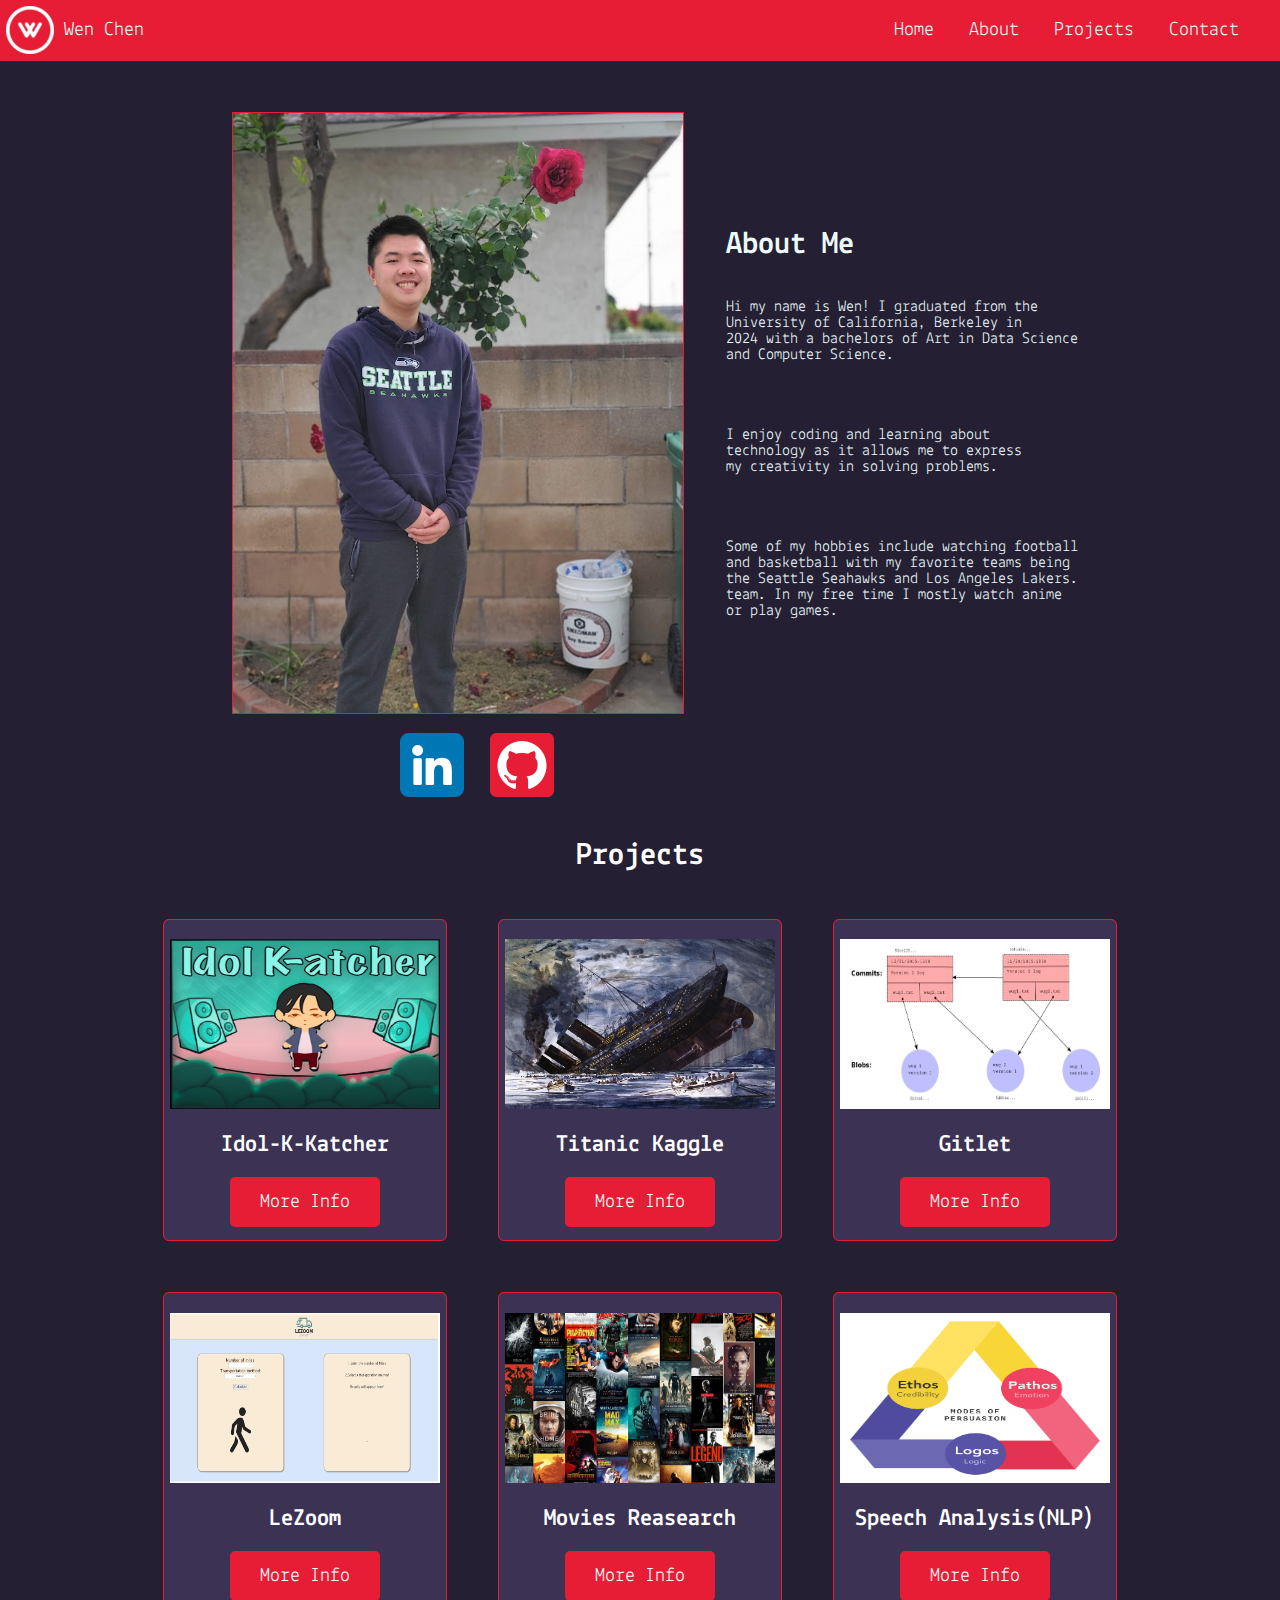
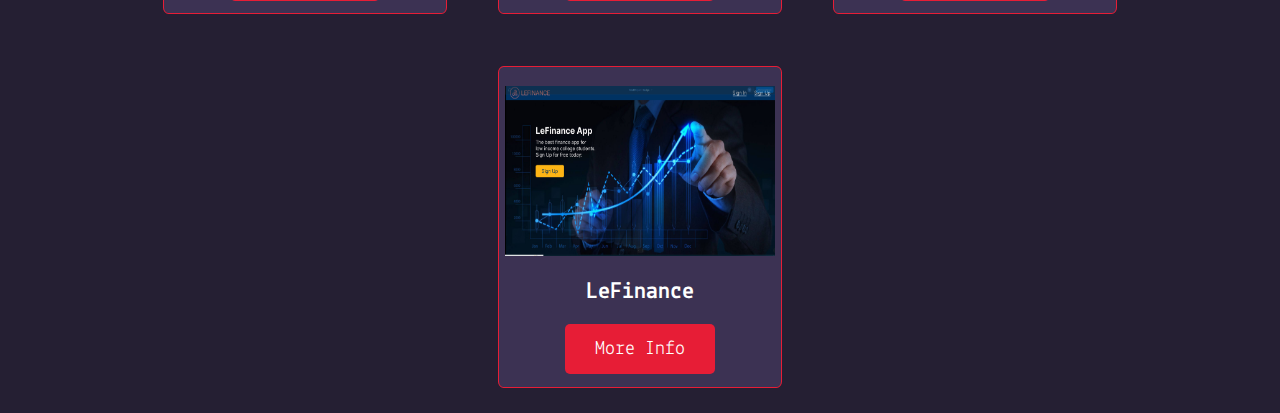
<file: Code/index.html>
<!DOCTYPE html>

<html> 
    <head>
        <meta charset="UTF-8">
        <meta name="viewport" content="width=device-width, initial-scale=1.0">
        <link rel="stylesheet" href="styles.css">
        <link rel="stylesheet" href="https://fonts.googleapis.com/css2?family=Lekton:wght@400;700&display=swap">
        <title>Class Example</title>
    </head>

    <body>
        <nav class="navbar">
            <u1 class="list">
                <img src="pictures/w.png" class="logo">
                <li><a class="list_item">Wen Chen</a></li>
            </u1>
            <ul class="list">
                <li><a class="list_item">Home</a></li>
                <li><a class="list_item">About</a></li>
                <li><a class="list_item">Projects</a></li>
                <li><a class="list_item">Contact</a></li>
            </ul>
        </nav>
        <div class="profile">
            <div class = "profile_container">
                <img src="pictures/wen.jpg" height="600" class="profile_picture">
                <div class = "list">
                    <a href="https://www.linkedin.com/in/wen-chen-b2338ba5/" class="socials" target="_blank">
                        <img src="pictures\linkedin.png">
                    </a>
                    <a href="https://github.com/WenChen1372" class="socials" target="_blank">
                        <img src="pictures/github.png">
                    </a>
                </div>
            </div>
            <article class="about_me">
                <h1 class="section-title">About Me</h1>
                <p>
                    Hi my name is Wen! I graduated from the 
                    <br>
                    University of California, Berkeley in 
                    <br>
                    2024 with a bachelors of Art in Data Science
                    <br>
                    and Computer Science.
                <p>
                <p>
                    I enjoy coding and learning about 
                    <br>
                    technology as it allows me to express
                    <br>
                    my creativity in solving problems.
                <p>
                <p>
                    Some of my hobbies include watching football 
                    <br>
                    and basketball with my favorite teams being
                    <br>
                    the Seattle Seahawks and Los Angeles Lakers.
                    <br>
                    team. In my free time I mostly watch anime 
                    <br>
                    or play games.
                <p>     
            </article>
        </div>
        
        <div class="projects"> 
            <h1 class="section-title">Projects</h1>
            <div class="project_container">
                <div class="project_item">
                    <img src="pictures/idol.PNG" class="project_img"> 
                    <h2>Idol-K-Katcher</h2> 
                    <button class="project_button" onclick="openPopup()">More Info</button>

                    <div id="popup1" class="popup">
                        <p>This is the popup content!</p>
                        <button onclick="closePopup()">Close</button>
                    </div>

                </div>
                <div class="project_item">
                    <img src="pictures/titanic.jpg" class="project_img"> 
                    <h2>Titanic Kaggle</h2>
                    <button class="project_button">More Info</button>
                </div>
                <div class="project_item">
                    <img src="pictures/gitlet.PNG" class="project_img"> 
                    <h2>Gitlet</h2>
                    <button class="project_button">More Info</button>
                </div>
                <div class="project_item">
                    <img src="pictures/lezoom.png" class="project_img"> 
                    <h2>LeZoom</h2>
                    <button class="project_button">More Info</button>
                </div>
                <div class="project_item">
                    <img src="pictures/movies.jpg" class="project_img"> 
                    <h2>Movies Reasearch</h2>
                    <button class="project_button">More Info</button>
                </div>
                <div class="project_item">
                    <img src="pictures/nlppel.jpg" class="project_img"> 
                    <h2>Speech Analysis(NLP)</h2>
                    <button class="project_button">More Info</button>
                </div>
                <div class="project_item">
                    <img src="pictures/LeFinance.PNG" class="project_img"> 
                    <h2>LeFinance</h2>
                    <button class="project_button">More Info</button>
                </div>
            </div>
        </div>

        <script src="script.js"></script>
    </body>
</html>
</file>
<file: Code/styles.css>
body {
    background-color: #251F33;
    margin: 0%;
    padding: 0%;
}

.navbar {
    height: auto;
    background-color: #E71D36;
    color: #EBFCFB;
    display: flex;
    font-family: 'Lekton', sans-serif;
    padding: 0.5%;
    align-items: center;
    justify-content: space-between;
    position: sticky; 
    top: 0;
}


.name {
    font-size: 27px;
    padding-left: 1%;
    margin: 0;
}

.logo {
    margin-right: 10px;
}

.list {
    padding: 0;
    margin: 0;
    display: flex;
    list-style: none;
    align-items: center;
}

.list_item {
    margin-right: 35px;
    font-size: 20px;
}

.profile {
    display: flex;
    align-items: center;
    justify-content: center;
    flex-direction: row;
    margin-top: 1%;
}

.profile_container {
    width: 40%;
    height: 50%;
    display: flex;
    flex-direction: column;
    justify-content: center;
    align-items: center;
    margin-top:3%;
    margin-right: 1%;
}

.about_me {
    display: flex;
    flex-direction: column;
    align-items: flex-start;
    font-family: 'Lekton', sans-serif;
    color: #EBFCFB;
}

.profile_picture {
    border: 1px solid;
    border-color: #E71D36;
}

.projects {
    text-align: center;
    margin-top: 3%;
    font-family: 'Lekton', sans-serif;
    color: white;
    
}

.project_container {
    display: flex;
    justify-content: center;
    align-items: center;
    flex-direction: row;
    flex-wrap: wrap;
}

.project_item {
    display: block;
    background-color: #3c3253;
    width: 22%;
    margin: 2%;
    border: 1px solid;
    border-color: #E71D36;
    border-radius: 2%;
    padding-bottom: 1%;
}

.project_img {
    width: 270px;
    height: 170px;
    margin-top: 7%; 
}

.project_button {
    background-color: #E71D36;
    border-radius: 5px;
    font-family: 'Lekton', sans-serif;
    color: white;
    display: inline-block;
    text-decoration: none;
    border: none;
    box-shadow: none;
    outline: none;
    padding: 15px 30px;
    font-size: 20px;
}

.project_button:hover {
    background-color: #EBFCFB;
    color: #251F33;
}

.socials {
    padding-top: 15%;
    padding-right: 15%;
    padding-left: 5%;
}

.popup {
    display: none;
    position: fixed;
    left: 50%;
    top: 50%;
    transform: translate(-50%, -50%);
    padding: 20px;
    background-color: white;
    border: 1px solid #333;
    box-shadow: 0 4px 8px rgba(0, 0, 0, 0.2);
}

.popup.active {
    display: block;
}
</file>
